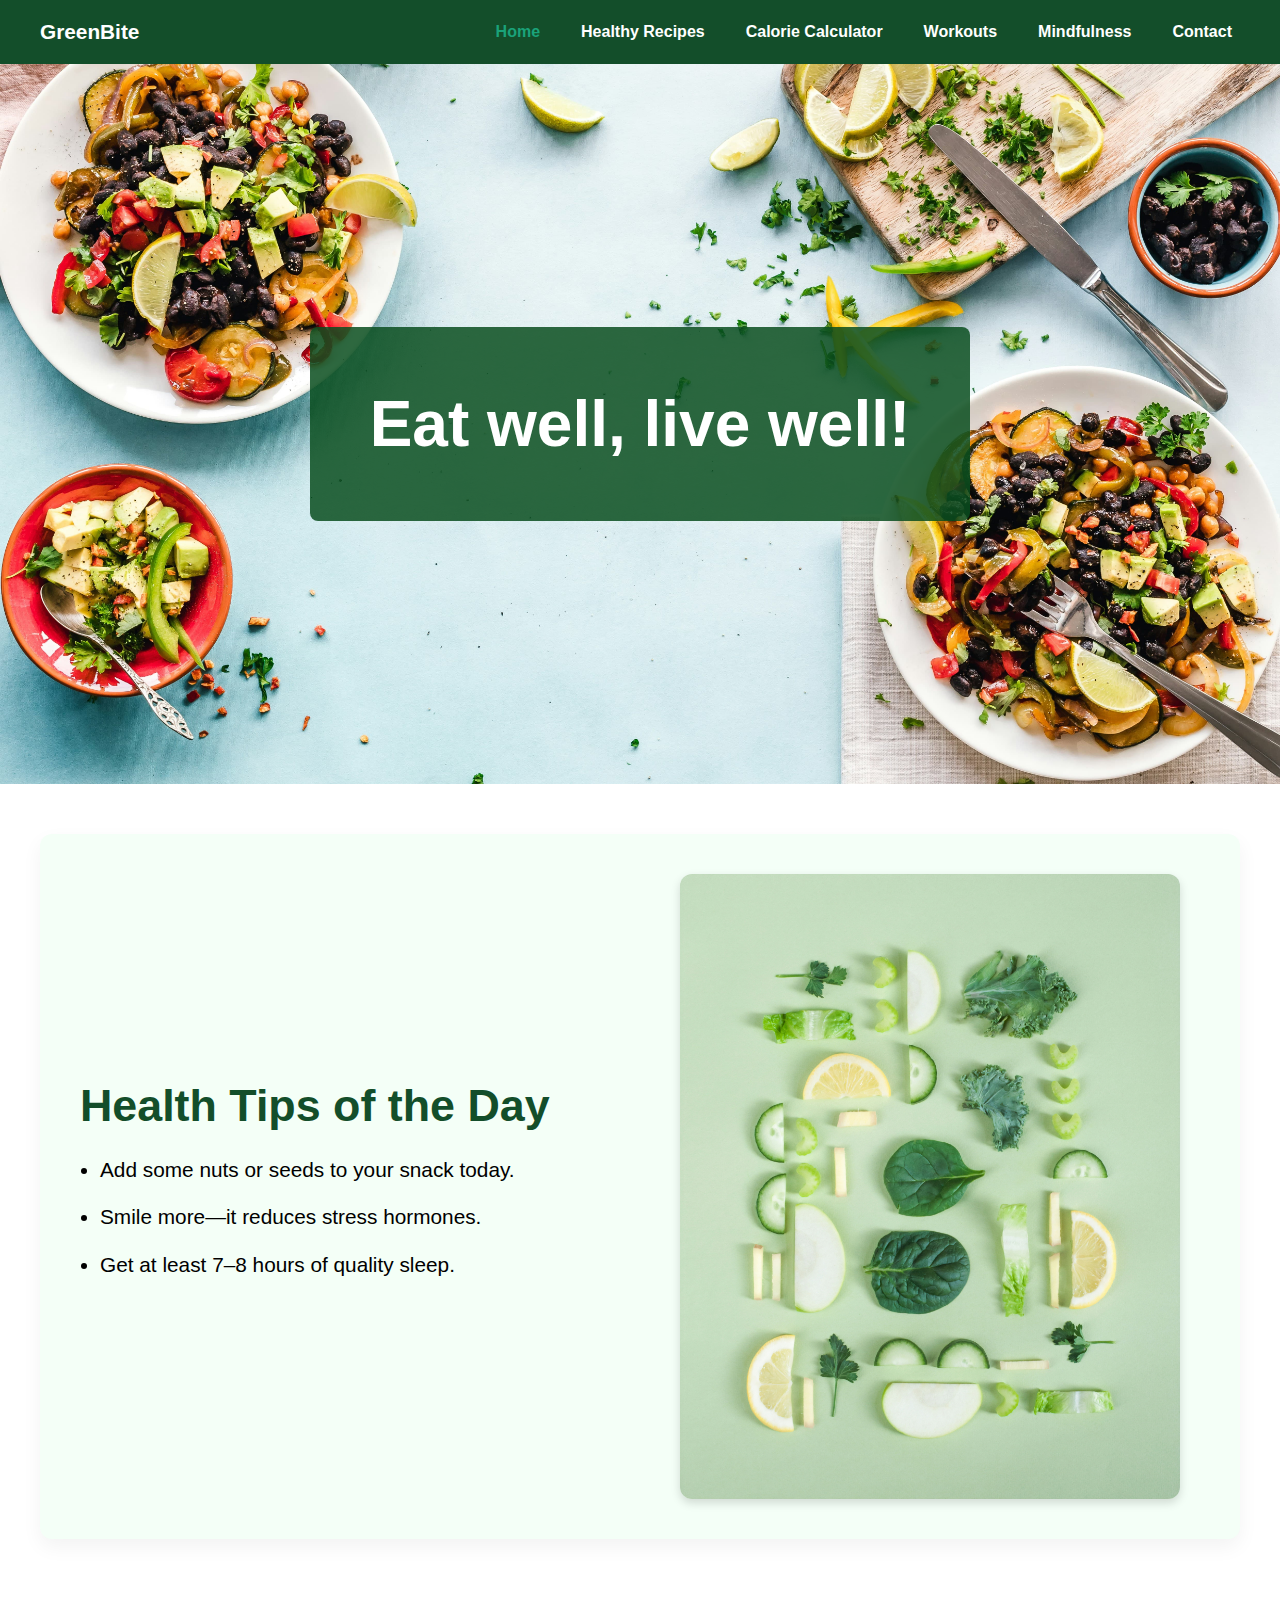
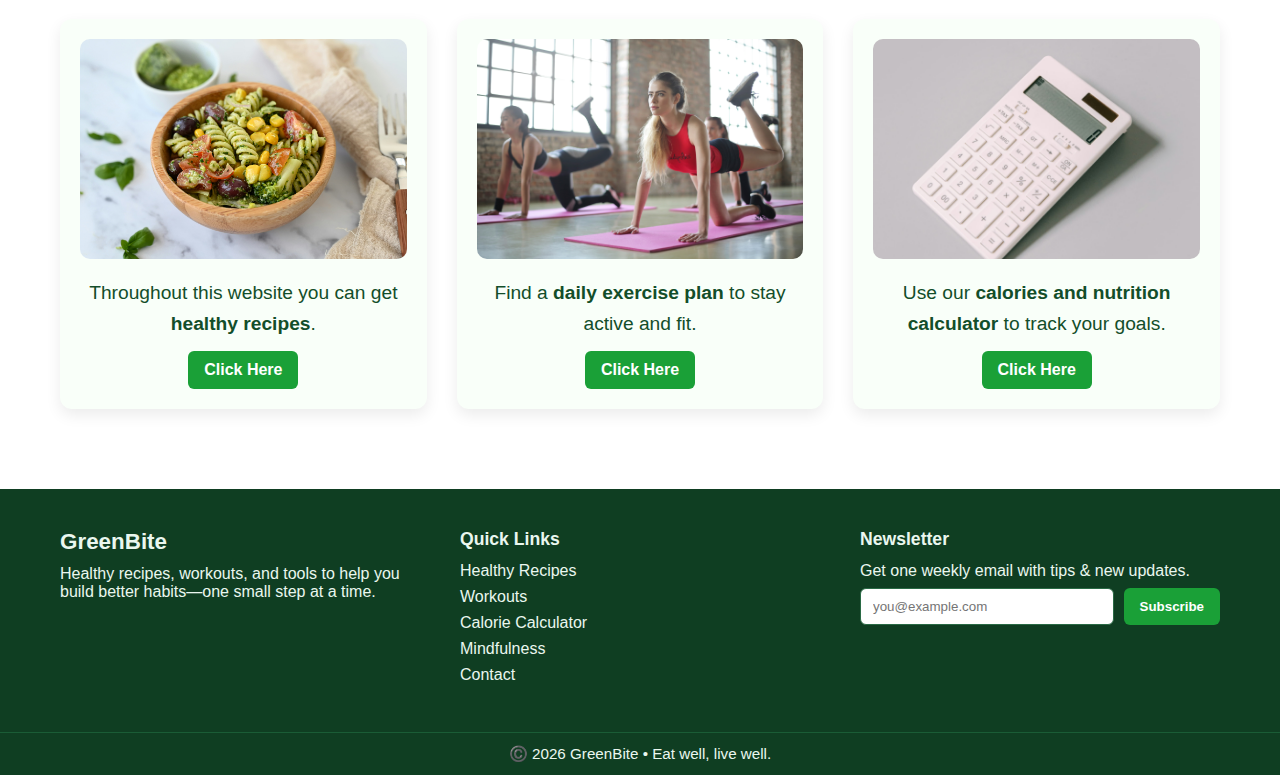
<file: index.html>
<!DOCTYPE html>
<html lang="en">
<head>
  <meta charset="UTF-8" />
  <meta name="viewport" content="width=device-width, initial-scale=1.0" />
  <title>GreenBite</title>

  <link rel="stylesheet" href="style.css" />
  <script src="script.js" defer></script>
</head>
<body>

  <!-- ===== Nav Bar (copy this exact block to all pages) ===== -->
  <header>
    <nav class="navbar">
      <a class="logo" href="index.html">GreenBite</a>

      <button id="menuBtn" aria-label="Menu" aria-expanded="false" aria-controls="mainNav">☰</button>

      <ul id="mainNav" class="nav-links">
        <li><a href="index.html" class="active">Home</a></li>
        <li><a href="recipes.html">Healthy Recipes</a></li>
        <li><a href="calculator.html">Calorie Calculator</a></li>
        <li><a href="workout.html">Workouts</a></li>
        <li><a href="mindfulness.html">Mindfulness</a></li>
        <li><a href="contact.html">Contact</a></li>
      </ul>
    </nav>
  </header>

  <!-- ===== Hero ===== -->
  <section class="hero">
    <div class="hero-content">
      <h1 id="hero-quote">Eat well, live well!</h1>
    </div>
  </section>

  <!-- ===== Health Tips of the Day ===== -->
  <section id="dailyTip" class="tip-section">
    <div class="tip-text">
      <h2><strong>Health Tips of the Day</strong></h2>
      <ul id="tipList"></ul>
    </div>
    <div class="tip-image">
      <img src="images/7.jpg" alt="Healthy lifestyle" />
    </div>
  </section>

  <!-- ===== Features (3 cards) ===== -->
  <section class="features">
    <div class="feature-box">
      <img src="images/25.jpg" alt="Healthy Recipes">
      <p>Throughout this website you can get <strong>healthy recipes</strong>.</p>
      <a href="recipes.html" class="btn">Click Here</a>
    </div>
    <div class="feature-box">
      <img src="images/34.jpg" alt="Exercise Plan">
      <p>Find a <strong>daily exercise plan</strong> to stay active and fit.</p>
      <a href="workout.html" class="btn">Click Here</a>
    </div>
    <div class="feature-box">
      <img src="images/43.jpg" alt="Calories and Nutrition">
      <p>Use our <strong>calories and nutrition calculator</strong> to track your goals.</p>
      <a href="calculator.html" class="btn">Click Here</a>
    </div>
  </section>

  <!-- ===== Footer ===== -->
  <footer class="site-footer">
    <div class="footer-inner">
      <div class="footer-col">
        <h3>GreenBite</h3>
        <p>Healthy recipes, workouts, and tools to help you build better habits—one small step at a time.</p>
      </div>

      <div class="footer-col">
        <h4>Quick Links</h4>
        <ul class="footer-links">
          <li><a href="recipes.html">Healthy Recipes</a></li>
          <li><a href="workout.html">Workouts</a></li>
          <li><a href="calculator.html">Calorie Calculator</a></li>
          <li><a href="mindfulness.html">Mindfulness</a></li>
          <li><a href="contact.html">Contact</a></li>
        </ul>
      </div>

      <div class="footer-col">
        <h4>Newsletter</h4>
        <p>Get one weekly email with tips & new updates.</p>
        <form id="newsletterForm" class="newsletter" novalidate>
          <label for="newsletterEmail" class="sr-only">Email address</label>
          <input type="email" id="newsletterEmail" name="email" placeholder="you@example.com" required autocomplete="email"/>
          <button type="submit" class="newsletter-btn">Subscribe</button>
        </form>
        <p id="newsletterMsg" class="newsletter-msg" aria-live="polite"></p>
      </div>
    </div>

    <div class="footer-bottom">
      <p>©️ <span id="yearNow"></span> GreenBite • Eat well, live well.</p>
    </div>
  </footer>

</body>
</html>
</file>
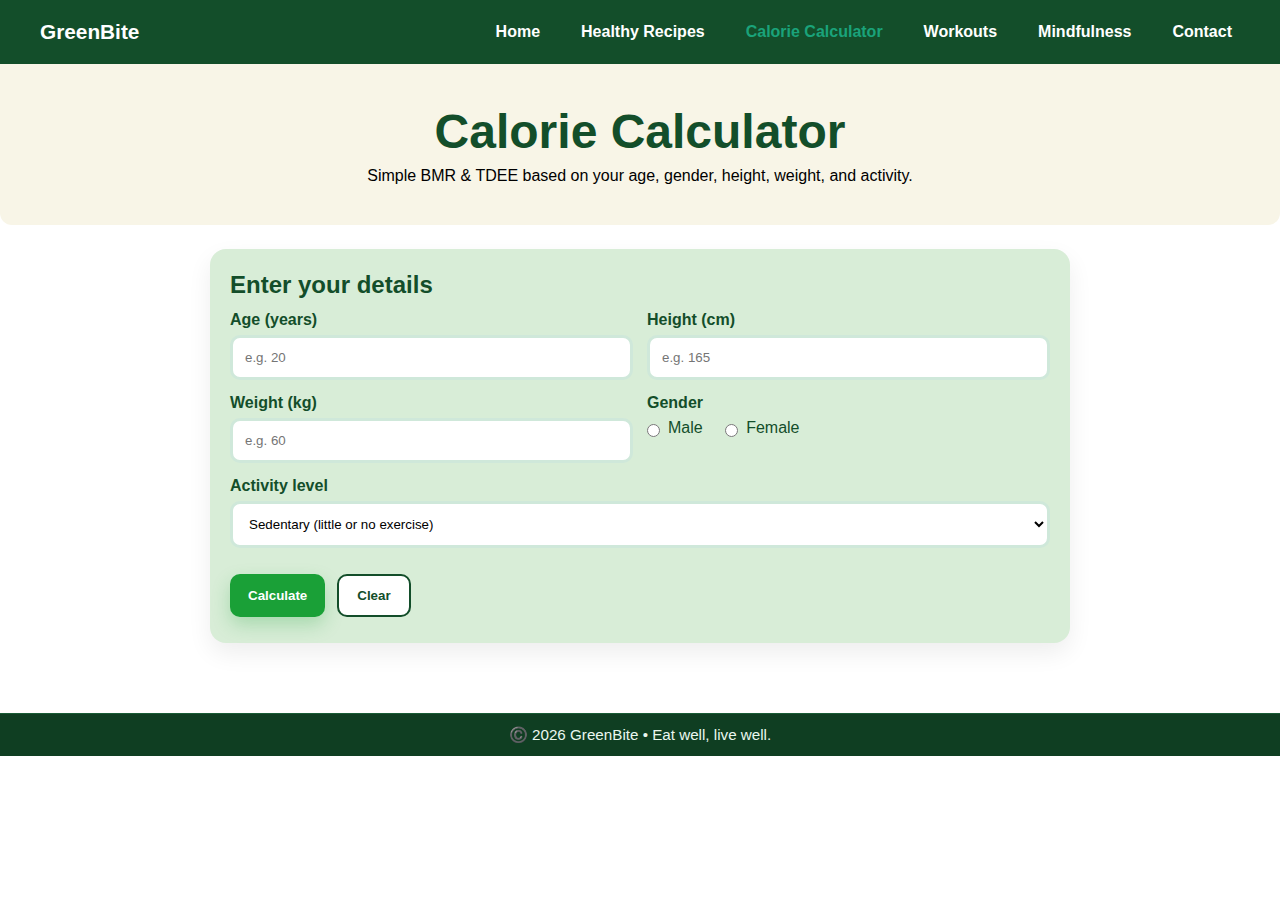
<file: calculator.html>
<!DOCTYPE html>
<html lang="en">
<head>
  <meta charset="UTF-8" />
  <meta name="viewport" content="width=device-width, initial-scale=1.0" />
  <title>Calorie Calculator • GreenBite</title>

  <!-- Main site styles -->
  <link rel="stylesheet" href="style.css" />
  <!-- Page-specific styles -->
  <link rel="stylesheet" href="calculator.css" />

  <!-- Scripts -->
  <script src="script.js" defer></script>
  <script src="calculator.js" defer></script>
</head>
<body>

  <!-- ===== Nav Bar ===== -->
  <header>
    <nav class="navbar">
      <a class="logo" href="index.html">GreenBite</a>
      <button id="menuBtn" aria-label="Menu" aria-expanded="false" aria-controls="mainNav">☰</button>
      
      <ul id="mainNav" class="nav-links">
        <li><a href="index.html">Home</a></li>
        <li><a href="recipes.html">Healthy Recipes</a></li>
        <li><a class="active" href="calculator.html">Calorie Calculator</a></li>
        <li><a href="workout.html">Workouts</a></li>
        <li><a href="mindfulness.html">Mindfulness</a></li>
        <li><a href="contact.html">Contact</a></li>
      </ul>
    </nav>
  </header>

  <!-- ===== Page Banner ===== -->
  <section class="page-banner">
    <div class="banner-content">
      <h1>Calorie Calculator</h1>
      <p style="margin-top: 8px">
        Simple BMR & TDEE based on your age, gender, height, weight, and activity.
      </p>
    </div>
  </section>

  <!-- ===== Calculator Card ===== -->
  <main class="calc-wrap">
    <section class="calc-card" aria-labelledby="calcTitle">
      <h2 id="calcTitle">Enter your details</h2>

      <form id="calcForm" novalidate>
        <div class="grid">

          <label>
            Age (years)
            <input type="number" id="age" min="10" max="100" placeholder="e.g. 20" required />
          </label>

          <label>
            Height (cm)
            <input type="number" id="height" min="100" max="230" placeholder="e.g. 165" required />
          </label>

          <label>
            Weight (kg)
            <input type="number" id="weight" min="30" max="250" placeholder="e.g. 60" required />
          </label>

          <fieldset class="gender-field">
            <legend>Gender</legend>
            <label class="radio"><input type="radio" name="gender" value="male" required /> Male</label>
            <label class="radio"><input type="radio" name="gender" value="female" /> Female</label>
          </fieldset>

          <label class="full">
            Activity level
            <select id="activity" required>
              <option value="1.2">Sedentary (little or no exercise)</option>
              <option value="1.375">Lightly active (1–3 days/week)</option>
              <option value="1.55">Moderately active (3–5 days/week)</option>
              <option value="1.725">Very active (6–7 days/week)</option>
              <option value="1.9">Super active (hard physical job)</option>
            </select>
          </label>

        </div>

        <div class="buttons">
          <button type="submit" class="btn">Calculate</button>
          <button type="reset" class="btn outline" id="clearBtn">Clear</button>
        </div>
      </form>

      <div id="result" class="result" aria-live="polite" hidden>
        <h3>Your Results</h3>
        <div class="row">
          <span>BMR (Basal Metabolic Rate):</span>
          <strong id="bmrOut">–</strong>
        </div>
        <div class="row">
          <span>TDEE (Daily calories needed):</span>
          <strong id="tdeeOut">–</strong>
        </div>
      </div>
    </section>
  </main>

  <!-- ===== Footer ===== -->
  <footer class="site-footer">
    <div class="footer-bottom">
      <p>©️ <span id="yearNow"></span> GreenBite • Eat well, live well.</p>
    </div>
  </footer>

</body>
</html>
</file>
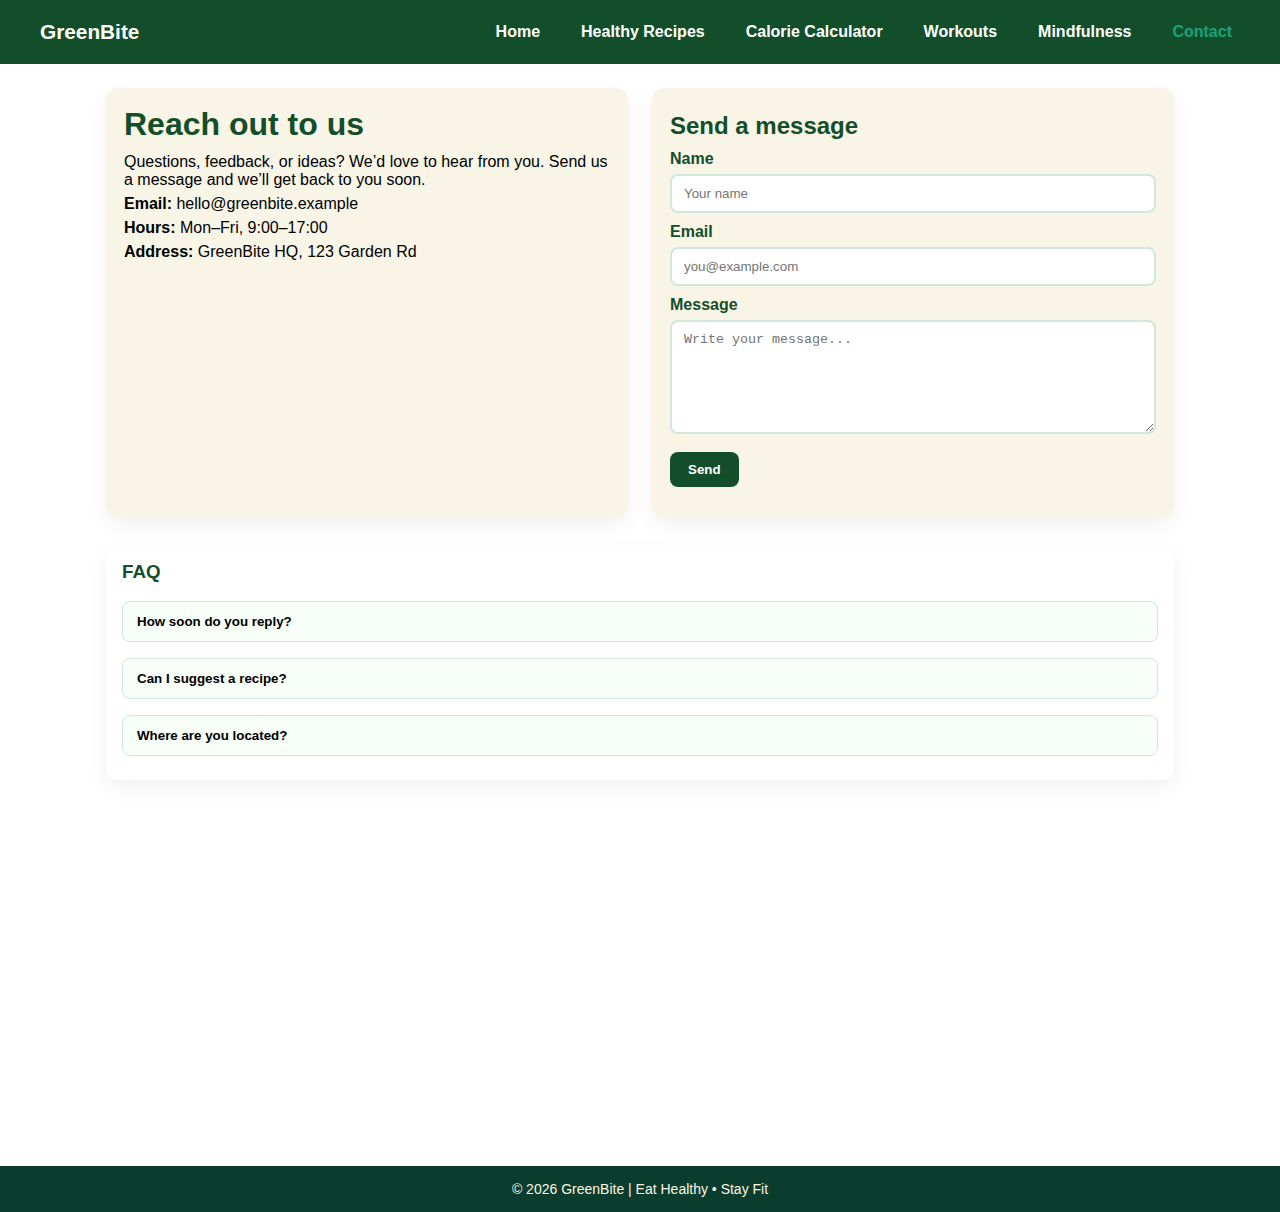
<file: contact.html>
<!DOCTYPE html>
<html lang="en">
<head>
  <meta charset="UTF-8" />
  <meta name="viewport" content="width=device-width, initial-scale=1.0"/>
  <title>Contact • GreenBite</title>

  <!-- Global site CSS and JS (hamburger lives in script.js) -->
  <link rel="stylesheet" href="style.css" />
  <script src="script.js" defer></script>

  <!-- Contact page CSS -->
  <link rel="stylesheet" href="contact.css" />
</head>
<body>

  <!-- ===== Site Nav ===== -->
  <header>
    <nav class="navbar">
      <a class="logo" href="index.html">GreenBite</a>

      <!-- ✅ Hamburger button -->
      <button id="menuBtn" aria-label="Menu" aria-expanded="false" aria-controls="mainNav">☰</button>

      <!-- ✅ UL has an ID so script.js can toggle it -->
      <ul id="mainNav" class="nav-links">
        <li><a href="index.html">Home</a></li>
        <li><a href="recipes.html">Healthy Recipes</a></li>
        <li><a href="calculator.html">Calorie Calculator</a></li>
        <li><a href="workout.html">Workouts</a></li>
        <li><a href="mindfulness.html">Mindfulness</a></li>
        <li><a class="active" href="contact.html">Contact</a></li>
      </ul>
    </nav>
  </header>

  <!-- ===== Content (no page banner) ===== -->
  <main class="contact-wrap">
    <!-- 2-column grid -->
    <section class="contact-grid">

      <!-- Left: text -->
      <article class="contact-card">
        <h1 class="contact-title">Reach out to us</h1>

        <p>
          Questions, feedback, or ideas? We’d love to hear from you.
          Send us a message and we’ll get back to you soon.
        </p>

        <div class="contact-info">
          <p><strong>Email:</strong> hello@greenbite.example</p>
          <p><strong>Hours:</strong> Mon–Fri, 9:00–17:00</p>
          <p><strong>Address:</strong> GreenBite HQ, 123 Garden Rd</p>
        </div>
      </article>

      <!-- Right: form -->
      <article class="contact-card">
        <h2>Send a message</h2>

        <form id="contactForm" novalidate>
          <label for="name">Name</label>
          <input id="name" name="name" type="text" placeholder="Your name" required />

          <label for="email">Email</label>
          <input id="email" name="email" type="email" placeholder="you@example.com" required />

          <label for="message">Message</label>
          <textarea id="message" name="message" rows="6" placeholder="Write your message..." required></textarea>

          <button class="btn" type="submit">Send</button>
        </form>

        <p id="contactMsg" class="contact-msg" aria-live="polite"></p>
      </article>
    </section>

    <!-- FAQ below the grid -->
    <section class="faq">
      <h3>FAQ</h3>

      <button class="faq-q" type="button" aria-expanded="false">
        How soon do you reply?
      </button>
      <div class="faq-a" hidden>
        <p>Usually within 1–2 business days.</p>
      </div>

      <button class="faq-q" type="button" aria-expanded="false">
        Can I suggest a recipe?
      </button>
      <div class="faq-a" hidden>
        <p>Yes! Use the contact form to share your ideas — we love them.</p>
      </div>

      <button class="faq-q" type="button" aria-expanded="false">
        Where are you located?
      </button>
      <div class="faq-a" hidden>
        <p>We’re based at GreenBite HQ, 123 Garden Rd.</p>
      </div>
    </section>

    <!-- Map at the very bottom -->
    <section class="map-section">
      <iframe
        title="GreenBite HQ Map"
        loading="lazy"
        referrerpolicy="no-referrer-when-downgrade"
        src="https://www.google.com/maps?q=New%20Town%20Hall&output=embed">
      </iframe>
    </section>
  </main>

  <!-- Contact page JS -->
  <script src="contact.js"></script>

  <!-- Footer -->
  <footer class="footer">
    <p>&copy; <span id="yearNow"></span> GreenBite | Eat Healthy • Stay Fit</p>
  </footer>
</body>
</html>
</file>
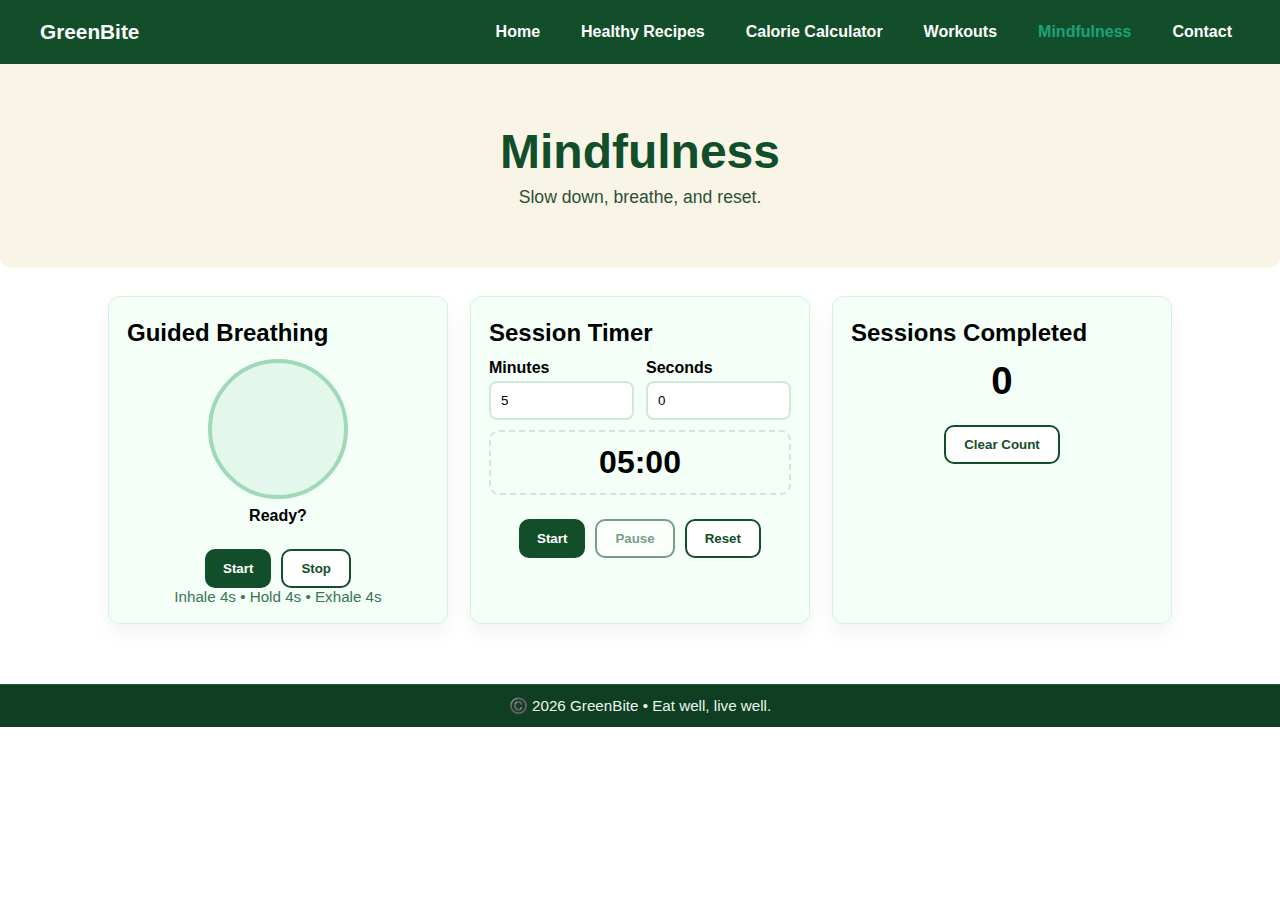
<file: mindfulness.html>
<!DOCTYPE html>
<html lang="en">
<head>
  <meta charset="UTF-8" />
  <meta name="viewport" content="width=device-width, initial-scale=1.0"/>
  <title>Mindfulness • GreenBite</title>

  <!-- Global site CSS + global JS (hamburger lives in script.js) -->
  <link rel="stylesheet" href="style.css" />
  <script src="script.js" defer></script>

  <!-- Page-specific CSS -->
  <link rel="stylesheet" href="mindfulness.css">
</head>
<body>

  <!-- ===== Shared Nav (with hamburger) ===== -->
  <header>
    <nav class="navbar">
      <a class="logo" href="index.html">GreenBite</a>

      <!-- ✅ Hamburger button -->
      <button id="menuBtn" aria-label="Menu" aria-expanded="false" aria-controls="mainNav">☰</button>

      <!-- ✅ UL with id so script.js can toggle it -->
      <ul id="mainNav" class="nav-links">
        <li><a href="index.html">Home</a></li>
        <li><a href="recipes.html">Healthy Recipes</a></li>
        <li><a href="calculator.html">Calorie Calculator</a></li>
        <li><a href="workout.html">Workouts</a></li>
        <li><a class="active" href="mindfulness.html">Mindfulness</a></li>
        <li><a href="contact.html">Contact</a></li>
      </ul>
    </nav>
  </header>

  <!-- ===== Page Banner ===== -->
  <section class="page-banner">
    <div class="banner-content">
      <h1>Mindfulness</h1>
      <p>Slow down, breathe, and reset.</p>
    </div>
  </section>

  <!-- ===== Main content ===== -->
  <main class="mind-wrap">
    <!-- Card: Guided Breathing -->
    <section class="card">
      <h2>Guided Breathing</h2>
      <div class="breath-box">
        <div id="breathCircle" class="breath-circle"></div>
      </div>
      <p id="breathPhase" class="phase">Ready?</p>
      <div class="btns">
        <button id="breathStart" class="btn">Start</button>
        <button id="breathStop"  class="btn outline">Stop</button>
      </div>
      <p class="hint">Inhale 4s • Hold 4s • Exhale 4s</p>
    </section>

    <!-- Card: Session Timer -->
    <section class="card">
      <h2>Session Timer</h2>
      <div class="timer-grid">
        <div>
          <label for="mins">Minutes</label>
          <input id="mins" type="number" min="0" value="5">
        </div>
        <div>
          <label for="secs">Seconds</label>
          <input id="secs" type="number" min="0" value="0">
        </div>
      </div>
      <div id="timerDisplay" class="timer-display">05:00</div>
      <div class="btns">
        <button id="timerStart" class="btn">Start</button>
        <button id="timerPause" class="btn outline" disabled>Pause</button>
        <button id="timerReset" class="btn outline">Reset</button>
      </div>
    </section>

    <!-- Card: Sessions Completed -->
    <section class="card">
      <h2>Sessions Completed</h2>
      <div class="count-box">
        <div id="sessionCount" class="count">0</div>
      </div>
      <div class="btns">
        <button id="clearCount" class="btn outline">Clear Count</button>
      </div>
    </section>
  </main>

  <!-- ===== Footer ===== -->
  <footer class="site-footer">
    <div class="footer-bottom">
      <p>©️ <span id="yearNow"></span> GreenBite • Eat well, live well.</p>
    </div>
  </footer>

  <!-- Page JS (your mindfulness logic) -->
  <script src="mindfulness.js"></script>
</body>
</html>
</file>
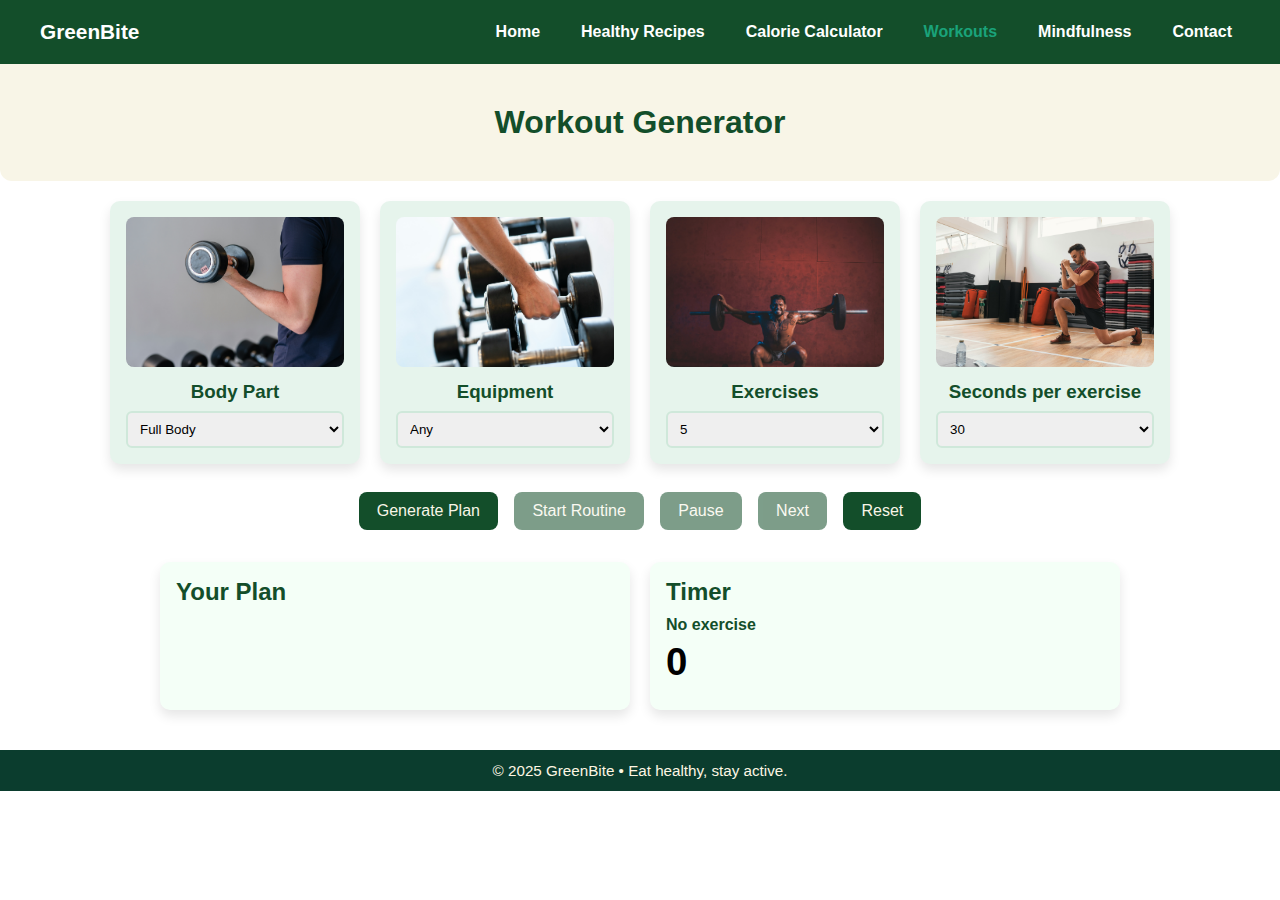
<file: workout.html>
<!DOCTYPE html>
<html lang="en">
<head>
  <meta charset="UTF-8" />
  <meta name="viewport" content="width=device-width, initial-scale=1.0"/>
  <title>Workout Generator • GreenBite</title>

  <!-- Main site CSS (your navbar, buttons, etc.) -->
  <link rel="stylesheet" href="style.css" />
  <!-- Page CSS -->
  <link rel="stylesheet" href="workout.css" />
</head>
<body>
  <!-- ===== Nav (reuse your site nav) ===== -->
  <header>
    <nav class="navbar">
      <a class="logo" href="index.html">GreenBite</a>
      <button id="menuBtn" aria-label="Menu" aria-expanded="false" aria-controls="mainNav">☰</button>
      <ul id="mainNav" class="nav-links">
        <li><a href="index.html">Home</a></li>
        <li><a href="recipes.html">Healthy Recipes</a></li>
        <li><a href="calculator.html">Calorie Calculator</a></li>
        <li><a class="active" href="workout.html">Workouts</a></li>
        <li><a href="mindfulness.html">Mindfulness</a></li>
        <li><a href="contact.html">Contact</a></li>
      </ul>
    </nav>
  </header>

  <!-- ===== Page banner ===== -->
  <section class="page-banner">
    <h1>Workout Generator</h1>
  </section>

  <!-- ===== 4 simple control cards ===== -->
  <section class="cards">
    <div class="card">
      <img src="images/37.jpg" alt="Body part">
      <h3>Body Part</h3>
      <select id="bodyPart" aria-label="Choose body part">
        <option value="full">Full Body</option>
        <option value="arms">Arms</option>
        <option value="legs">Legs</option>
        <option value="core">Core</option>
      </select>
    </div>

    <div class="card">
      <img src="images/36.jpg" alt="Equipment">
      <h3>Equipment</h3>
      <select id="equipment" aria-label="Choose equipment">
        <option value="any">Any</option>
        <option value="none">None</option>
        <option value="dumbbells">Dumbbells</option>
        <option value="band">Resistance Band</option>
      </select>
    </div>

    <div class="card">
      <img src="images/41.jpg" alt="How many exercises">
      <h3>Exercises</h3>
      <select id="count" aria-label="Number of exercises">
        <option value="4">4</option>
        <option value="5" selected>5</option>
        <option value="6">6</option>
      </select>
    </div>

    <div class="card">
      <img src="images/35.jpg" alt="Seconds per exercise">
      <h3>Seconds per exercise</h3>
      <select id="duration" aria-label="Seconds per exercise">
        <option value="20">20</option>
        <option value="30" selected>30</option>
        <option value="45">45</option>
      </select>
    </div>
  </section>

  <!-- ===== Actions ===== -->
  <section class="actions">
    <button id="btnGenerate">Generate Plan</button>
    <button id="btnStart" disabled>Start Routine</button>
    <button id="btnPause" disabled>Pause</button>
    <button id="btnNext" disabled>Next</button>
    <button id="btnReset">Reset</button>
  </section>

  <!-- ===== Plan + Timer ===== -->
  <section class="plan-timer">
    <div class="plan">
      <h2>Your Plan</h2>
      <ol id="planList"></ol>
    </div>
    <div class="timer">
      <h2>Timer</h2>
      <p id="currentExercise">No exercise</p>
      <div id="countdown">0</div>
      <p id="timerInfo"></p>
    </div>
  </section>

  <!-- your site JS (menu etc.) -->
  <script src="script.js"></script>
  <!-- workout logic -->
  <script src="workout.js"></script>

  <!-- Simple footer line -->
  <footer class="footer">
    <p>&copy; 2025 GreenBite • Eat healthy, stay active.</p>
  </footer>
</body>
</html>
</file>
<file: calculator.css>
/* ===== Page Banner ===== */
.page-banner {
  background: #f8f5e7;
  padding: 40px 20px;
  text-align: center;
  border-radius: 0 0 12px 12px;
  margin-bottom: 20px;
}
.page-banner h1 {
  font-size: clamp(2rem, 6vw, 3rem);
  color: #134e2a;
  font-weight: 700;
}

/* ===== Calculator Wrapper ===== */
.calc-wrap {
  max-width: 900px;
  margin: 24px auto 70px;
  padding: 0 20px;
}

/* ===== Calculator Card ===== */
.calc-card {
  background: #d8edd7;
  border-radius: 16px;
  box-shadow: 0 10px 24px rgba(0,0,0,.07);
  padding: 22px 20px 26px;
}
.calc-card h2 {
  color: #134e2a;
  margin-bottom: 12px;
}

/* ===== Grid Layout ===== */
.grid {
  display: grid;
  gap: 14px;
  grid-template-columns: repeat(2, minmax(0, 1fr));
}
.grid .full {
  grid-column: 1 / -1;
}

/* ===== Form Inputs ===== */
label {
  display: block;
  color: #134e2a;
  font-weight: 600;
}
input,
select {
  width: 100%;
  margin-top: 6px;
  padding: 12px 12px;
  border-radius: 10px;
  border: 3px solid #cfe8da;
  outline: none;
  background: #fff;
}
input:focus,
select:focus {
  border-color: #1aa037;
  box-shadow: 0 0 0 3px rgba(26,160,55,.18);
}

/* ===== Gender Radios ===== */
.gender-field {
  border: none;
  padding: 0;
  margin: 0;
}
.gender-field legend {
  color: #134e2a;
  font-weight: 600;
  margin-bottom: 6px;
}
.radio {
  display: inline-flex;
  align-items: center;
  gap: 8px;
  margin-right: 18px;
  font-weight: 500;
}

/* ===== Buttons ===== */
.buttons {
  display: flex;
  gap: 12px;
  margin-top: 14px;
}
.btn {
  background: #1aa037;
  color: #fff;
  border: none;
  padding: 12px 18px;
  border-radius: 10px;
  cursor: pointer;
  font-weight: 700;
  box-shadow: 0 8px 18px rgba(26,160,55,.25);
}
.btn:hover {
  background: #14932f;
}
.btn.outline {
  background: #fff;
  color: #134e2a;
  border: 2px solid #134e2a;
  box-shadow: none;
}
.btn.outline:hover {
  background: #ebfff2;
}

/* ===== Results ===== */
.result {
  margin-top: 16px;
  background: #ffffff;
  border-radius: 12px;
  border: 1px solid #e7efe9;
  padding: 14px;
}
.result h3 {
  margin-top: 0;
  color: #134e2a;
}
.result .row {
  display: flex;
  justify-content: space-between;
  padding: 6px 0;
  border-top: 1px dashed #e0e6e2;
}
.result .row:first-of-type {
  border-top: none;
}

/* ===== Responsive ===== */
@media (max-width: 640px) {
  .grid {
    grid-template-columns: 1fr;
  }
}
</file>
<file: contact.css>
/* === Contact page layout === */
.contact-wrap {
  max-width: 1100px;
  margin: 24px auto 40px;
  padding: 0 16px;
}

.contact-grid {
  display: grid;
  grid-template-columns: 1fr 1fr;
  gap: 24px;
  margin-bottom: 28px;
}

@media (max-width: 900px) {
  .contact-grid { grid-template-columns: 1fr; }
}

.contact-card {
  background: #f8f5e7;            /* beige card */
  border-radius: 12px;
  padding: 18px 18px 20px;
  box-shadow: 0 8px 20px rgba(0,0,0,.06);
}

.contact-title {
  font-size: 2rem;                 /* bigger heading as you wanted */
  color: #134e2a;                  /* dark green */
  margin-bottom: 10px;
}

.contact-info p { margin: 6px 0; }

.contact-card h2 {
  color: #134e2a;
  margin: 6px 0 10px;
}

/* Form */
#contactForm label {
  display: block;
  margin-top: 10px;
  font-weight: 600;
  color: #134e2a;
}

#contactForm input,
#contactForm textarea {
  width: 100%;
  padding: 10px 12px;
  border: 2px solid #cfe8da;
  border-radius: 8px;
  outline: none;
  margin-top: 6px;
  background: #fff;
}

#contactForm input:focus,
#contactForm textarea:focus {
  border-color: #1aa037;
  box-shadow: 0 0 0 3px rgba(26,160,55,.16);
}

#contactForm .btn {
  display: inline-block;
  margin-top: 14px;
  padding: 10px 18px;
  background: #134e2a;
  color: #fff;
  border-radius: 8px;
  border: none;
  cursor: pointer;
}

#contactForm .btn:hover {
  background: #106236;
}

.contact-msg {
  margin-top: 10px;
  font-weight: 600;
}

/* FAQ */
.faq {
  background: #fff;
  border-radius: 12px;
  padding: 16px;
  box-shadow: 0 8px 20px rgba(0,0,0,.06);
}

.faq h3 {
  color: #134e2a;
  margin-bottom: 10px;
}

.faq-q {
  width: 100%;
  text-align: left;
  padding: 12px 14px;
  border: 1px solid #cfe8da;
  border-radius: 8px;
  background: #f8fff8;
  margin: 8px 0;
  font-weight: 600;
  cursor: pointer;
}

.faq-q:hover {
  background: #eefcf2;
}

.faq-a {
  padding: 10px 12px 14px;
  border-left: 3px solid #1aa037;
  background: #fbfffc;
  border-radius: 6px;
  margin-top: 6px;
}

/* Map */
.map-section {
  margin-top: 22px;
}

.map-section iframe {
  width: 100%;
  height: 320px;
  border: none;
}

/* Footer */
.footer {
  background: #0b3d2e;        /* dark green */
  color: #fdf6e3;             /* beige text */
  text-align: center;
  padding: 15px 0;
  margin-top: 40px;
  font-size: 14px;
}
</file>
<file: mindfulness.css>
/* ===== Page Banner ===== */
.page-banner{
  background:#f8f5e7;
  padding:60px 20px;
  text-align:center;
  border-radius:0 0 12px 12px;
  margin-bottom:28px;
}
.page-banner h1{
  font-size:clamp(2rem,6vw,3rem);
  color:#134e2a;
  font-weight:700;
}
.page-banner p{
  color:#2f4f38;
  margin-top:8px;
  font-size:1.1rem;
}

/* ===== Layout ===== */
.mind-wrap{
  max-width:1100px;
  margin:0 auto 40px;
  padding:0 18px;
  display:grid;
  grid-template-columns: repeat(3, 1fr);
  gap:22px;
}
@media (max-width: 900px){
  .mind-wrap{ grid-template-columns: 1fr 1fr; }
}
@media (max-width: 640px){
  .mind-wrap{ grid-template-columns: 1fr; }
}

/* ===== Cards ===== */
.card{
  background:#f4fff7;
  border:1px solid #d8f0e2;
  border-radius:12px;
  padding:18px;
  box-shadow:0 10px 20px rgba(0,0,0,.05);
}
.card h2{ margin:4px 0 12px; }

/* ===== Breathing ===== */
.breath-box{
  display:flex;
  justify-content:center;
  margin:10px 0 6px;
}
.breath-circle{
  width:140px; height:140px;
  border-radius:50%;
  background:#e3f7ec;
  border:4px solid #9fd9b8;
  transition: transform 4s ease-in-out, background .3s;
  transform: scale(1);
}
.phase{ text-align:center; margin:8px 0 12px; font-weight:700; }
.hint{ text-align:center; color:#3b7552; font-size:.95rem; }

/* ===== Timer ===== */
.timer-grid{
  display:grid;
  grid-template-columns: 1fr 1fr;
  gap:12px;
  margin-bottom:10px;
}
.timer-grid label{ display:block; margin-bottom:4px; font-weight:600; }
.timer-grid input{
  width:100%; padding:10px;
  border:2px solid #cfe8da; border-radius:8px;
}
.timer-display{
  text-align:center;
  font-size:2rem;
  font-weight:800;
  padding:12px;
  border:2px dashed #cfe8da;
  border-radius:10px;
  margin-bottom:12px;
}

/* ===== Sessions ===== */
.count-box{ display:flex; justify-content:center; margin:6px 0 10px; }
.count{ font-size:2.4rem; font-weight:800; }

/* ===== Buttons ===== */
.btns{ display:flex; gap:10px; justify-content:center; flex-wrap:wrap; }
.btn{
  background:#134e2a; color:#fff; border:none;
  padding:10px 18px; border-radius:10px; cursor:pointer;
  transition:opacity .15s ease;
}
.btn:hover{ opacity:.9; }
.btn:disabled{ opacity:.55; cursor:not-allowed; }
.btn.outline{
  background:#fff; color:#134e2a; border:2px solid #134e2a;
}
</file>
<file: workout.css>
/* Workout Page Banner */
.page-banner{
  background:#f8f5e7;
  padding:40px 20px;
  text-align:center;
  border-radius:0 0 12px 12px;
  margin-bottom:20px;
}
.page-banner h1{
  font-size:2rem;
  color:#134e2a;
  font-weight:700;
}

/* Cards */
.cards{
  display:grid;
  grid-template-columns:repeat(4,1fr);
  gap:20px;
  max-width:1100px;
  margin:0 auto;
  padding:0 20px;
}
@media (max-width:900px){ .cards{ grid-template-columns:repeat(2,1fr);} }
@media (max-width:600px){ .cards{ grid-template-columns:1fr;} }

.card{
  background:#e6f4ec; /* light green */
  border-radius:10px;
  text-align:center;
  padding:16px;
  box-shadow:0 6px 12px rgba(0,0,0,.1);
}
.card img{
  width:100%;
  height:150px;
  object-fit:cover;
  border-radius:8px;
  margin-bottom:10px;
}
.card h3{ color:#134e2a; margin-bottom:8px; }
.card select{
  width:100%;
  padding:8px;
  border-radius:6px;
  border:2px solid #cfe8da;
}

/* Actions */
.actions{
  text-align:center;
  margin:22px 0;
}
.actions button{
  background:#134e2a;
  color:#f8f5e7;
  border:none;
  padding:10px 18px;
  margin:6px;
  border-radius:8px;
  font-size:1rem;
  cursor:pointer;
}
.actions button:hover{ background:#1aa037; }
.actions button:disabled{
  opacity:.55; cursor:not-allowed;
}

/* Plan + Timer */
.plan-timer{
  max-width:1000px;
  margin:26px auto 40px;
  display:grid;
  grid-template-columns: 1fr 1fr;
  gap:20px;
  padding:0 20px;
}
@media (max-width:700px){ .plan-timer{ grid-template-columns:1fr; } }

.plan, .timer{
  background:#f4fff7;
  border-radius:10px;
  padding:16px;
  box-shadow:0 6px 12px rgba(0,0,0,.1);
}
.plan h2, .timer h2{ color:#134e2a; margin-bottom:10px; }
#planList{ padding-left:18px; line-height:1.6; }

#currentExercise{
  font-weight:700;
  color:#134e2a;
  margin:8px 0 2px;
}
#countdown{
  font-size:2.4rem;
  font-weight:800;
  margin:6px 0 10px;
}
#timerInfo{ color:#234; }

/* Footer line */
.footer{
  background:#0b3d2e;
  color:#fdf6e3;
  text-align:center;
  padding:12px 10px;
  font-size:.95rem;
}
</file>
<file: style.css>
/* =========================
   RESET / BASE
   ========================= */
* { margin: 0; padding: 0; box-sizing: border-box; }
body { font-family: Arial, sans-serif; background:#fff; }
header { position: sticky; top: 0; z-index: 50; }

/* =========================
   NAVBAR
   ========================= */
.navbar {
  background: #134e2a;
  color: #fff;
  display: flex;
  justify-content: space-between;
  align-items: center;
  padding: 15px 40px;
  position: relative;
}

.logo, .logo:link, .logo:visited {
  color: #fff;
  text-decoration: none;
  font-weight: 700;
  font-size: 1.3rem;
}

.nav-links { list-style: none; display: flex; gap: 25px; }
.nav-links a {
  color: #fff;
  text-decoration: none;
  font-weight: 600;
  padding: 0.5rem;
  display: block;
  transition: color .2s ease;
}
.nav-links a:hover { color: #ffeb3b; }
.nav-links a.active { color: #1aa37a; }

#menuBtn { display: none; }

/* =========================
   HERO
   ========================= */
.hero {
  width: 100%;
  min-height: 80vh;
  background: url("images/3.jpg") no-repeat center/cover;
  display: flex;
  align-items: center;
  justify-content: center;
  text-align: center;
  color: #fff;
}
.hero-content {
  background: rgba(9,78,30,0.85);
  padding: 60px;
  border-radius: 8px;
}
.hero h1 {
  font-size: clamp(1.8rem, 6vw, 4rem);
  animation: fadeIn 1s ease-in-out;
}
@keyframes fadeIn { from {opacity:0} to {opacity:1} }

/* =========================
   HEALTH TIPS
   ========================= */
.tip-section {
  display: flex;
  justify-content: space-between;
  align-items: center;
  gap: 40px;
  max-width: 1200px;
  margin: 50px auto;
  padding: 40px;
  background: #f4fff7;
  border-radius: 12px;
  box-shadow: 0 8px 20px rgba(0,0,0,.05);
}
.tip-text { flex: 1; }
.tip-text h2 {
  font-size: 2.8rem;
  font-weight: bold;
  color: #134e2a;
  margin-bottom: 20px;
}
#tipList {
  font-size: 1.3rem;
  line-height: 1.8;
  padding-left: 20px;
}
#tipList li { margin-bottom: 10px; }

.tip-image { flex: 1; display: flex; justify-content: center; }
.tip-image img {
  width: 100%;
  max-width: 500px;
  height: auto;
  border-radius: 12px;
  object-fit: cover;
  box-shadow: 0 4px 10px rgba(0,0,0,.15);
}

/* =========================
   FEATURES (3 cards)
   ========================= */
.features {
  display: flex;
  gap: 30px;
  max-width: 1200px;
  margin: 60px auto;
  padding: 20px;
}
.feature-box {
  flex: 1;
  background: #f9fff9;
  border-radius: 12px;
  box-shadow: 0 6px 15px rgba(0,0,0,0.08);
  text-align: center;
  padding: 20px;
  transition: transform 0.3s ease;
}
.feature-box:hover { transform: translateY(-5px); }
.feature-box img {
  width: 100%;
  max-width: 340px;
  height: 220px;
  object-fit: cover;
  border-radius: 10px;
  margin-bottom: 15px;
}
.feature-box p {
  font-size: 1.2rem;
  color: #134e2a;
  line-height: 1.6;
}
.btn {
  display:inline-block;
  margin-top:12px;
  padding:10px 16px;
  background:#1aa037;
  color:#fff;
  font-weight:600;
  border-radius:6px;
  text-decoration:none;
  transition:background .2s ease;
}
.btn:hover { background:#45c163; }

/* =========================
   FOOTER
   ========================= */
.site-footer{
  background:#0f3e22;
  color:#eaf7ef;
  margin-top:60px;
}
.footer-inner{
  max-width:1200px;
  margin:0 auto;
  padding:40px 20px;
  display:flex;
  gap:40px;
  flex-wrap:wrap;
}
.footer-col{ flex:1 1 260px; min-width:240px; }
.site-footer h3{ margin-bottom:10px; font-size:1.4rem; }
.site-footer h4{ margin-bottom:12px; font-size:1.1rem; }
.footer-links{ list-style:none; }
.footer-links li{ margin:8px 0; }
.footer-links a{ color:#eaf7ef; text-decoration:none; }
.footer-links a:hover{ text-decoration:underline; }

/* Newsletter */
.newsletter{ display:flex; gap:10px; margin-top:8px; }
.newsletter input{
  flex:1;
  padding:10px 12px;
  border-radius:6px;
  border:1px solid #2a6a45;
  outline:none;
}
.newsletter input:focus{
  border-color:#45c163;
  box-shadow:0 0 0 3px rgba(69,193,99,.25);
}
.newsletter-btn{
  background:#1aa037;
  color:#fff;
  border:none;
  padding:10px 16px;
  border-radius:6px;
  font-weight:600;
  cursor:pointer;
  transition:background .2s ease;
}
.newsletter-btn:hover{ background:#45c163; }
.newsletter-msg{ margin-top:10px; font-size:.95rem; }
.sr-only{ position:absolute!important; width:1px; height:1px; overflow:hidden; }

/* Bottom */
.footer-bottom{
  border-top:1px solid #1a5c36;
  text-align:center;
  padding:12px 10px;
  font-size:.95rem;
}

/* =========================
   MOBILE NAV
   ========================= */
@media (max-width: 800px) {
  #menuBtn {
    display:inline-block;
    font-size:1.6rem;
    background:none;
    border:none;
    color:#fff;
    cursor:pointer;
    line-height:1;
  }

  .nav-links {
    display:none;
    flex-direction:column;
    gap:12px;

    position:absolute;
    left: 20px;
    right: 20px;
    top: 64px;

    background:#134e2a;
    padding:14px;
    border-radius:10px;
    min-width:220px;

    z-index: 999; /* keeps menu above content */
  }

  .nav-links.open { display:flex; }

  .nav-links li {
    list-style: none;
    padding: 8px 0;
    border-top:1px solid rgba(255,255,255,.15);
  }
  .nav-links li:first-child { border-top:none; }

  .tip-section { flex-direction: column; text-align: center; }
  .features { flex-direction: column; }
  .feature-box img { max-width: 100%; height: auto; }
  .newsletter{ flex-direction:column; }
  .newsletter-btn{ width:100%; }
}
</file>
